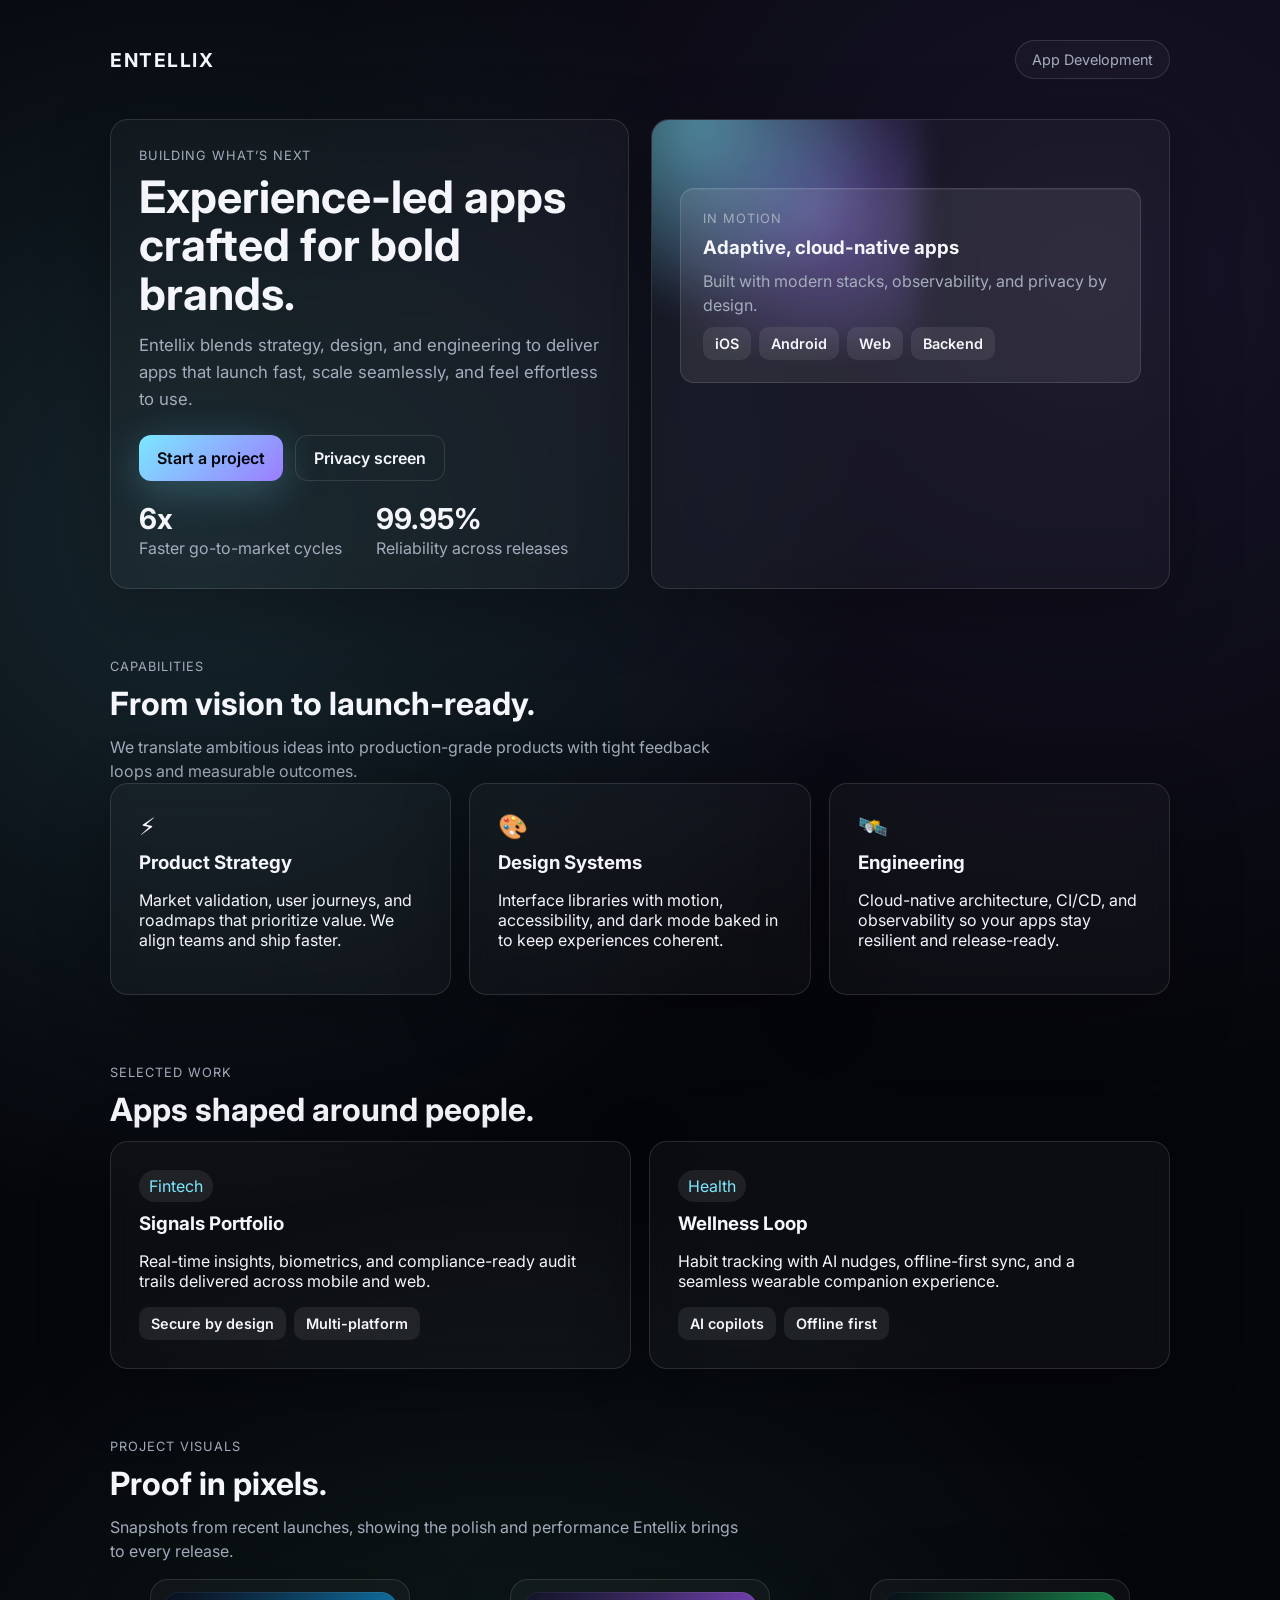
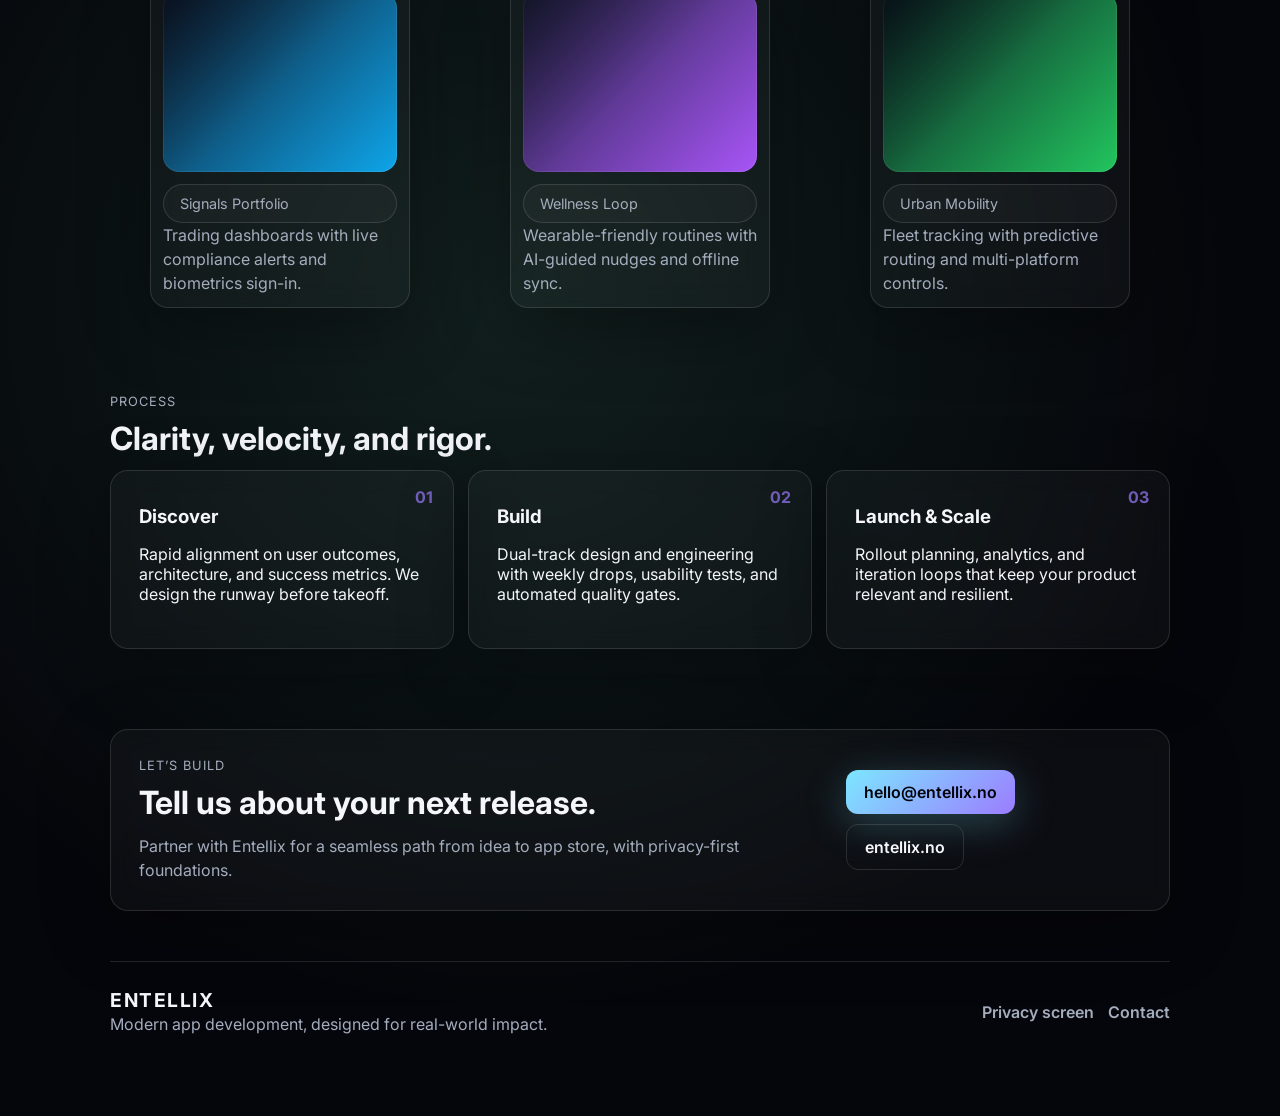
<file: index.html>
<!DOCTYPE html>
<html lang="en">
<head>
  <meta charset="UTF-8" />
  <meta name="viewport" content="width=device-width, initial-scale=1.0" />
  <title>Entellix — Modern App Development</title>
  <link rel="preconnect" href="https://fonts.googleapis.com">
  <link rel="preconnect" href="https://fonts.gstatic.com" crossorigin>
  <link href="https://fonts.googleapis.com/css2?family=Inter:wght@400;500;600;700&display=swap" rel="stylesheet">
  <link rel="stylesheet" href="styles.css" />
</head>
<body>
  <div class="page-shell">
    <header class="hero">
      <nav class="nav">
        <div class="logo">Entellix</div>
        <div class="pill">App Development</div>
      </nav>
      <div class="hero-grid">
        <div class="hero-copy card">
          <p class="eyebrow">Building what’s next</p>
          <h1>Experience-led apps crafted for bold brands.</h1>
          <p class="lede">Entellix blends strategy, design, and engineering to deliver apps that launch fast, scale seamlessly, and feel effortless to use.</p>
          <div class="cta-row">
            <a class="btn primary" href="#contact">Start a project</a>
            <a class="btn ghost" href="privacy.html">Privacy screen</a>
          </div>
          <div class="stacked-metrics">
            <div>
              <span class="metric">6x</span>
              <p class="subdued">Faster go-to-market cycles</p>
            </div>
            <div>
              <span class="metric">99.95%</span>
              <p class="subdued">Reliability across releases</p>
            </div>
          </div>
        </div>
        <div class="hero-visual card">
          <div class="orb"></div>
          <div class="floating-card">
            <p class="eyebrow">In motion</p>
            <h3>Adaptive, cloud-native apps</h3>
            <p class="subdued">Built with modern stacks, observability, and privacy by design.</p>
            <div class="chips">
              <span class="chip">iOS</span>
              <span class="chip">Android</span>
              <span class="chip">Web</span>
              <span class="chip">Backend</span>
            </div>
          </div>
        </div>
      </div>
    </header>

    <section class="section" id="services">
      <div class="section-header">
        <p class="eyebrow">Capabilities</p>
        <h2>From vision to launch-ready.</h2>
        <p class="subdued">We translate ambitious ideas into production-grade products with tight feedback loops and measurable outcomes.</p>
      </div>
      <div class="grid three">
        <article class="card feature">
          <div class="icon">⚡️</div>
          <h3>Product Strategy</h3>
          <p>Market validation, user journeys, and roadmaps that prioritize value. We align teams and ship faster.</p>
        </article>
        <article class="card feature">
          <div class="icon">🎨</div>
          <h3>Design Systems</h3>
          <p>Interface libraries with motion, accessibility, and dark mode baked in to keep experiences coherent.</p>
        </article>
        <article class="card feature">
          <div class="icon">🛰️</div>
          <h3>Engineering</h3>
          <p>Cloud-native architecture, CI/CD, and observability so your apps stay resilient and release-ready.</p>
        </article>
      </div>
    </section>

    <section class="section" id="work">
      <div class="section-header">
        <p class="eyebrow">Selected work</p>
        <h2>Apps shaped around people.</h2>
      </div>
      <div class="grid two">
        <article class="card work">
          <div class="tag">Fintech</div>
          <h3>Signals Portfolio</h3>
          <p>Real-time insights, biometrics, and compliance-ready audit trails delivered across mobile and web.</p>
          <div class="pill-row">
            <span class="chip">Secure by design</span>
            <span class="chip">Multi-platform</span>
          </div>
        </article>
        <article class="card work">
          <div class="tag">Health</div>
          <h3>Wellness Loop</h3>
          <p>Habit tracking with AI nudges, offline-first sync, and a seamless wearable companion experience.</p>
          <div class="pill-row">
            <span class="chip">AI copilots</span>
            <span class="chip">Offline first</span>
          </div>
        </article>
      </div>
    </section>

    <section class="section" id="gallery">
      <div class="section-header">
        <p class="eyebrow">Project visuals</p>
        <h2>Proof in pixels.</h2>
        <p class="subdued">Snapshots from recent launches, showing the polish and performance Entellix brings to every release.</p>
      </div>
      <div class="grid three gallery-grid">
        <figure class="image-card card">
          <div class="image-frame fintech"></div>
          <figcaption>
            <div class="pill">Signals Portfolio</div>
            <p class="subdued">Trading dashboards with live compliance alerts and biometrics sign-in.</p>
          </figcaption>
        </figure>
        <figure class="image-card card">
          <div class="image-frame wellness"></div>
          <figcaption>
            <div class="pill">Wellness Loop</div>
            <p class="subdued">Wearable-friendly routines with AI-guided nudges and offline sync.</p>
          </figcaption>
        </figure>
        <figure class="image-card card">
          <div class="image-frame mobility"></div>
          <figcaption>
            <div class="pill">Urban Mobility</div>
            <p class="subdued">Fleet tracking with predictive routing and multi-platform controls.</p>
          </figcaption>
        </figure>
      </div>
    </section>

    <section class="section" id="process">
      <div class="section-header">
        <p class="eyebrow">Process</p>
        <h2>Clarity, velocity, and rigor.</h2>
      </div>
      <div class="timeline">
        <div class="step card">
          <span class="step-number">01</span>
          <h3>Discover</h3>
          <p>Rapid alignment on user outcomes, architecture, and success metrics. We design the runway before takeoff.</p>
        </div>
        <div class="step card">
          <span class="step-number">02</span>
          <h3>Build</h3>
          <p>Dual-track design and engineering with weekly drops, usability tests, and automated quality gates.</p>
        </div>
        <div class="step card">
          <span class="step-number">03</span>
          <h3>Launch & Scale</h3>
          <p>Rollout planning, analytics, and iteration loops that keep your product relevant and resilient.</p>
        </div>
      </div>
    </section>

    <section class="cta" id="contact">
      <div class="card cta-card">
        <div>
          <p class="eyebrow">Let’s build</p>
          <h2>Tell us about your next release.</h2>
          <p class="subdued">Partner with Entellix for a seamless path from idea to app store, with privacy-first foundations.</p>
        </div>
        <div class="cta-actions">
          <a class="btn primary" href="mailto:hello@entellix.no">hello@entellix.no</a>
          <a class="btn ghost" href="https://entellix.no">entellix.no</a>
        </div>
      </div>
    </section>

    <footer class="footer">
      <div class="footer-meta">
        <div class="logo">Entellix</div>
        <p class="subdued">Modern app development, designed for real-world impact.</p>
      </div>
      <div class="footer-links">
        <a href="privacy.html">Privacy screen</a>
        <a href="mailto:hello@entellix.no">Contact</a>
      </div>
    </footer>
  </div>
</body>
</html>
</file>
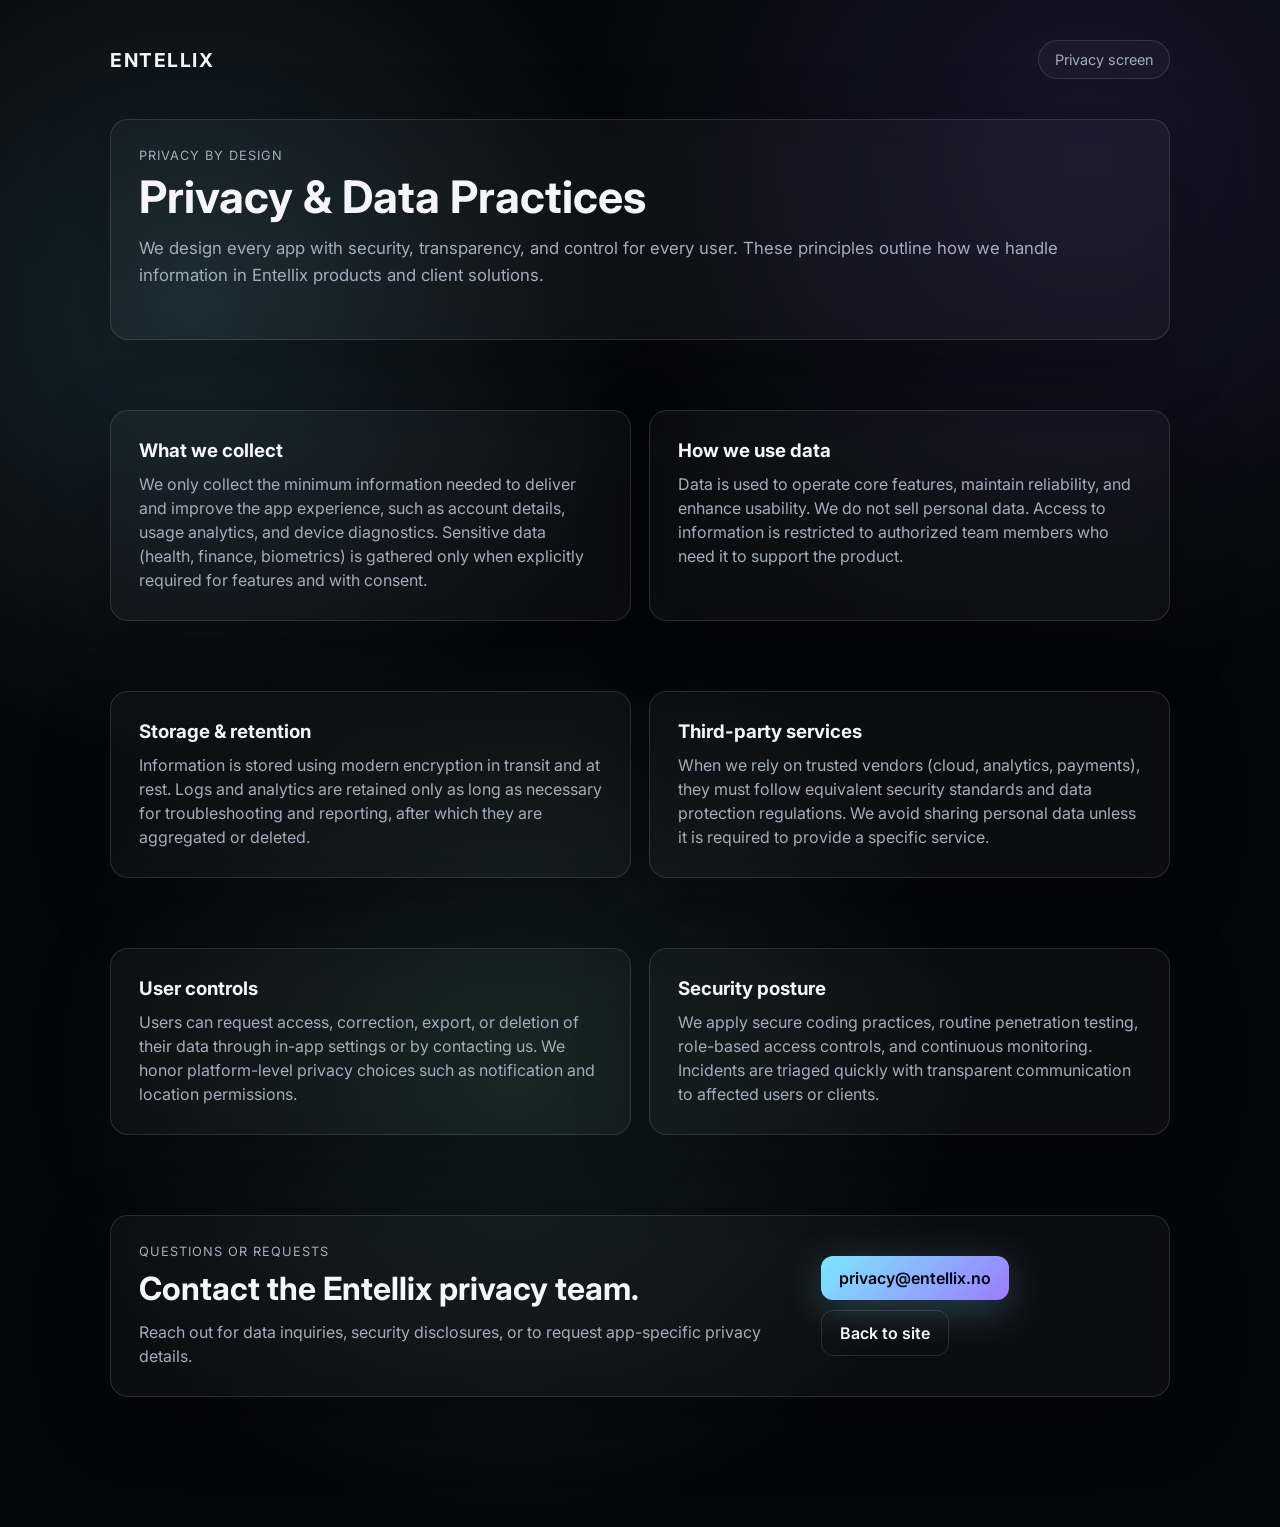
<file: privacy.html>
<!DOCTYPE html>
<html lang="en">
<head>
  <meta charset="UTF-8" />
  <meta name="viewport" content="width=device-width, initial-scale=1.0" />
  <title>Entellix Privacy Screen</title>
  <link rel="preconnect" href="https://fonts.googleapis.com">
  <link rel="preconnect" href="https://fonts.gstatic.com" crossorigin>
  <link href="https://fonts.googleapis.com/css2?family=Inter:wght@400;500;600;700&display=swap" rel="stylesheet">
  <link rel="stylesheet" href="styles.css" />
</head>
<body>
  <div class="page-shell">
    <header class="hero">
      <nav class="nav">
        <div class="logo">Entellix</div>
        <div class="pill">Privacy screen</div>
      </nav>
      <div class="card">
        <p class="eyebrow">Privacy by design</p>
        <h1>Privacy & Data Practices</h1>
        <p class="lede">We design every app with security, transparency, and control for every user. These principles outline how we handle information in Entellix products and client solutions.</p>
      </div>
    </header>

    <section class="section">
      <div class="grid two">
        <article class="card">
          <h3>What we collect</h3>
          <p class="subdued">We only collect the minimum information needed to deliver and improve the app experience, such as account details, usage analytics, and device diagnostics. Sensitive data (health, finance, biometrics) is gathered only when explicitly required for features and with consent.</p>
        </article>
        <article class="card">
          <h3>How we use data</h3>
          <p class="subdued">Data is used to operate core features, maintain reliability, and enhance usability. We do not sell personal data. Access to information is restricted to authorized team members who need it to support the product.</p>
        </article>
      </div>
    </section>

    <section class="section">
      <div class="grid two">
        <article class="card">
          <h3>Storage & retention</h3>
          <p class="subdued">Information is stored using modern encryption in transit and at rest. Logs and analytics are retained only as long as necessary for troubleshooting and reporting, after which they are aggregated or deleted.</p>
        </article>
        <article class="card">
          <h3>Third-party services</h3>
          <p class="subdued">When we rely on trusted vendors (cloud, analytics, payments), they must follow equivalent security standards and data protection regulations. We avoid sharing personal data unless it is required to provide a specific service.</p>
        </article>
      </div>
    </section>

    <section class="section">
      <div class="grid two">
        <article class="card">
          <h3>User controls</h3>
          <p class="subdued">Users can request access, correction, export, or deletion of their data through in-app settings or by contacting us. We honor platform-level privacy choices such as notification and location permissions.</p>
        </article>
        <article class="card">
          <h3>Security posture</h3>
          <p class="subdued">We apply secure coding practices, routine penetration testing, role-based access controls, and continuous monitoring. Incidents are triaged quickly with transparent communication to affected users or clients.</p>
        </article>
      </div>
    </section>

    <section class="cta" id="contact">
      <div class="card cta-card">
        <div>
          <p class="eyebrow">Questions or requests</p>
          <h2>Contact the Entellix privacy team.</h2>
          <p class="subdued">Reach out for data inquiries, security disclosures, or to request app-specific privacy details.</p>
        </div>
        <div class="cta-actions">
          <a class="btn primary" href="mailto:privacy@entellix.no">privacy@entellix.no</a>
          <a class="btn ghost" href="index.html">Back to site</a>
        </div>
      </div>
    </section>
  </div>
</body>
</html>
</file>
<file: styles.css>
:root {
  --bg: #05060b;
  --panel: rgba(255, 255, 255, 0.03);
  --panel-strong: rgba(255, 255, 255, 0.08);
  --text: #f4f6fb;
  --muted: #a4adbd;
  --accent: #7ce7ff;
  --accent-2: #9c7cff;
  --border: rgba(255, 255, 255, 0.12);
  --radius: 18px;
  --shadow: 0 20px 70px rgba(0, 0, 0, 0.3);
}

* { box-sizing: border-box; }

body {
  margin: 0;
  font-family: 'Inter', system-ui, -apple-system, sans-serif;
  background: radial-gradient(circle at 15% 20%, rgba(124, 231, 255, 0.14), transparent 28%),
              radial-gradient(circle at 85% 10%, rgba(156, 124, 255, 0.12), transparent 30%),
              radial-gradient(circle at 40% 70%, rgba(124, 255, 190, 0.1), transparent 35%),
              var(--bg);
  color: var(--text);
  -webkit-font-smoothing: antialiased;
}

a { color: inherit; text-decoration: none; }

.page-shell {
  max-width: 1100px;
  margin: 0 auto;
  padding: 40px 20px 80px;
}

.nav {
  display: flex;
  align-items: center;
  justify-content: space-between;
  margin-bottom: 40px;
}

.logo {
  font-size: 1.2rem;
  font-weight: 700;
  letter-spacing: 0.08em;
  text-transform: uppercase;
}

.pill {
  padding: 10px 16px;
  border: 1px solid var(--border);
  border-radius: 999px;
  background: var(--panel);
  color: var(--muted);
  font-size: 0.9rem;
}

.hero {
  margin-bottom: 40px;
}

.hero-grid {
  display: grid;
  grid-template-columns: repeat(auto-fit, minmax(300px, 1fr));
  gap: 22px;
}

.card {
  position: relative;
  padding: 28px;
  background: var(--panel);
  border: 1px solid var(--border);
  border-radius: var(--radius);
  box-shadow: var(--shadow);
  backdrop-filter: blur(12px);
}

.eyebrow {
  letter-spacing: 0.08em;
  text-transform: uppercase;
  font-size: 0.8rem;
  color: var(--muted);
  margin: 0 0 10px;
}

h1 { font-size: 2.8rem; line-height: 1.08; margin: 0 0 14px; }
h2 { font-size: 2rem; margin: 0 0 12px; }
h3 { margin: 0 0 10px; }

.lede {
  color: var(--muted);
  font-size: 1.05rem;
  line-height: 1.6;
  margin: 0 0 22px;
}

.subdued { color: var(--muted); margin: 0; line-height: 1.5; }

.cta-row { display: flex; gap: 12px; flex-wrap: wrap; margin-bottom: 20px; }

.btn {
  padding: 12px 18px;
  border-radius: 12px;
  font-weight: 600;
  border: 1px solid var(--border);
  display: inline-flex;
  align-items: center;
  gap: 8px;
  transition: transform 0.15s ease, border 0.2s ease, box-shadow 0.2s ease;
}

.btn.primary {
  background: linear-gradient(135deg, var(--accent), var(--accent-2));
  color: #02040a;
  box-shadow: 0 10px 40px rgba(124, 231, 255, 0.25);
  border: none;
}

.btn.ghost {
  background: transparent;
  color: var(--text);
}

.btn:hover { transform: translateY(-2px); border-color: rgba(255, 255, 255, 0.25); }

.stacked-metrics { display: grid; grid-template-columns: repeat(auto-fit, minmax(140px, 1fr)); gap: 12px; }
.metric { font-size: 1.8rem; font-weight: 700; display: block; }

.hero-visual {
  min-height: 320px;
  overflow: hidden;
}

.orb {
  position: absolute;
  inset: -20% auto auto -10%;
  width: 320px;
  height: 320px;
  background: radial-gradient(circle at 30% 30%, rgba(124, 231, 255, 0.6), transparent 60%),
              radial-gradient(circle at 70% 60%, rgba(156, 124, 255, 0.5), transparent 60%);
  filter: blur(14px);
  opacity: 0.9;
}

.floating-card {
  position: relative;
  margin-top: 40px;
  padding: 22px;
  border-radius: 14px;
  background: var(--panel-strong);
  border: 1px solid var(--border);
  box-shadow: inset 0 1px 0 rgba(255, 255, 255, 0.06);
}

.chips { display: flex; flex-wrap: wrap; gap: 8px; margin-top: 10px; }
.chip {
  padding: 8px 12px;
  border-radius: 10px;
  background: rgba(255, 255, 255, 0.08);
  color: var(--text);
  font-weight: 600;
  font-size: 0.9rem;
}

.section { margin: 70px 0; }
.section-header { max-width: 640px; }

.grid {
  display: grid;
  gap: 18px;
}

.grid.two { grid-template-columns: repeat(auto-fit, minmax(280px, 1fr)); }
.grid.three { grid-template-columns: repeat(auto-fit, minmax(240px, 1fr)); }

.feature .icon { font-size: 1.5rem; margin-bottom: 10px; }

.work .tag {
  display: inline-block;
  padding: 6px 10px;
  background: rgba(255, 255, 255, 0.08);
  border-radius: 999px;
  margin-bottom: 10px;
  color: var(--accent);
}

.pill-row { display: flex; gap: 8px; flex-wrap: wrap; margin-top: 12px; }

.timeline {
  display: grid;
  gap: 14px;
  grid-template-columns: repeat(auto-fit, minmax(240px, 1fr));
}

.gallery-grid {
  gap: 1.25rem;
}

.image-card {
  display: flex;
  flex-direction: column;
  gap: 0.75rem;
  padding: 0.75rem;
}

.image-frame {
  border-radius: 1rem;
  height: 180px;
  background-size: cover;
  background-position: center;
  position: relative;
  overflow: hidden;
  box-shadow: inset 0 0 0 1px rgba(255, 255, 255, 0.08);
}

.image-frame::after {
  content: "";
  position: absolute;
  inset: 0;
  background: linear-gradient(135deg, rgba(0, 0, 0, 0.35), transparent 50%);
}

.image-frame.fintech {
  background-image: linear-gradient(135deg, #0f172a, #0ea5e9);
}

.image-frame.wellness {
  background-image: linear-gradient(135deg, #1a1f3a, #a855f7);
}

.image-frame.mobility {
  background-image: linear-gradient(135deg, #0b1722, #22c55e);
}

.step { padding-top: 34px; }
.step-number {
  position: absolute;
  top: 16px;
  right: 20px;
  font-weight: 700;
  color: var(--accent-2);
  opacity: 0.7;
}

.cta {
  margin: 80px 0 50px;
}

.cta-card {
  display: flex;
  justify-content: space-between;
  gap: 16px;
  align-items: center;
}

.cta-actions { display: flex; gap: 10px; flex-wrap: wrap; }

.footer {
  padding: 26px 0 0;
  border-top: 1px solid var(--border);
  display: flex;
  justify-content: space-between;
  align-items: center;
  flex-wrap: wrap;
  gap: 14px;
}

.footer-links { display: flex; gap: 14px; }
.footer a { color: var(--muted); font-weight: 600; }
.footer a:hover { color: var(--text); }

@media (max-width: 720px) {
  h1 { font-size: 2.2rem; }
  .cta-card { flex-direction: column; align-items: flex-start; }
  .nav { margin-bottom: 20px; }
}
</file>
